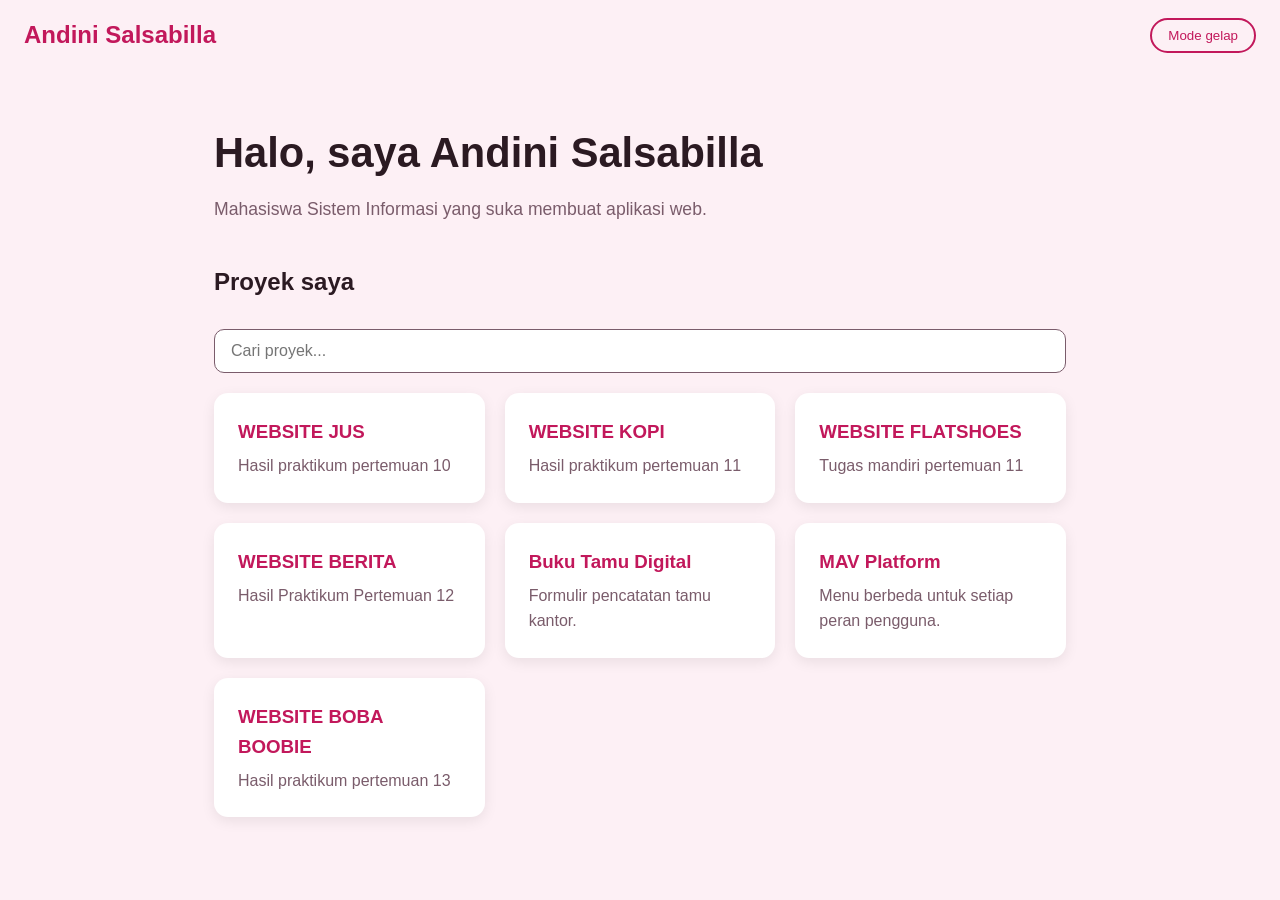
<file: index.html>
<!DOCTYPE html>
<html lang="id">

<head>
    <meta charset="UTF-8">
    <meta name="viewport" content="width=device-width, initial-scale=1">
    <title>Portofolio Andini Salsabilla</title>

    <!--Menghubungkan file CSS-->
    <link rel="stylesheet" href="style.css">
</head>

<body>

    <!--=====Bagian atas =====-->
    <header class="header">
        <h2 class="logo">Andini Salsabilla</h2>
        <button id="tombol-tema">Mode gelap</button>
    </header>

    <main class="isi">

        <!-- ===== Perkenalan ===== -->
        <section class="perkenalan">
            <h1>Halo, saya Andini Salsabilla</h1>
            <p>Mahasiswa Sistem Informasi yang suka membuat aplikasi web.</p>
        </section>

        <!-- ===== Daftar proyek ===== -->
        <h2>Proyek saya</h2>

        <!-- Kotak pencarian (dipakai oleh script.js) -->
        <input type="text" id="cari" placeholder="Cari proyek...">

        <section class="daftar-proyek">

            <a class="kartu" href="Praktikum-10/index.html">
                <h3>WEBSITE JUS</h3>
                <p>Hasil praktikum pertemuan 10</p>
            </a>

            <a class="kartu" href="Praktikum-11/index.html">
                <h3>WEBSITE KOPI</h3>
                <p>Hasil praktikum pertemuan 11</p>
            </a>

            <a class="kartu" href="Praktikum-11_Tugas/index.html">
                <h3>WEBSITE FLATSHOES</h3>
                <p>Tugas mandiri pertemuan 11</p>
            </a>

            <a class="kartu" href="Praktikum-12/portal_berita.html">
                <h3>WEBSITE BERITA</h3>
                <p>Hasil Praktikum Pertemuan 12</p>
            </a>

            <a class="kartu" href="buku-tamu-digital/index.html">
                <h3>Buku Tamu Digital</h3>
                <p>Formulir pencatatan tamu kantor.</p>
            </a>
            <a class="kartu" href="mav-platform/index.html">
                <h3>MAV Platform</h3>
                <p>Menu berbeda untuk setiap peran pengguna.</p>
            </a>

             <a class="kartu" href="Praktikum-13/index.html">
                <h3>WEBSITE BOBA BOOBIE</h3>
                <p>Hasil praktikum pertemuan 13</p>
            </a>
        </section>

        <p id="pesan-kosong" class="pesan-kosong">Proyek tidak ditemukan.</p>
    </main>

    <script src="script.js"></script>
</body>

</html>
</file>
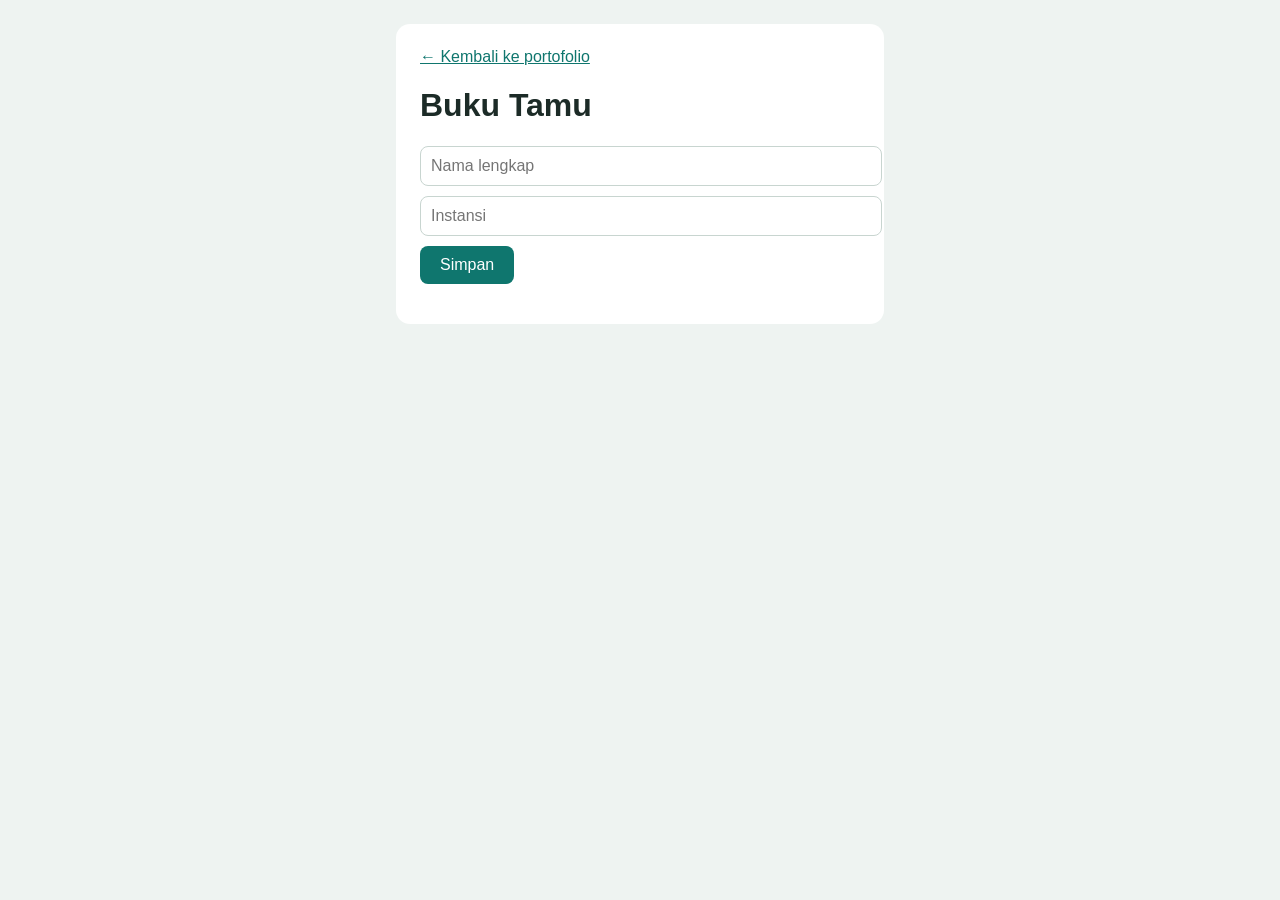
<file: buku-tamu-digital/index.html>
<!DOCTYPE html> 
<html lang="id"> 
<head> 
  <meta charset="UTF-8"> 
  <meta name="viewport" content="width=device-width, initial-scale=1"> 
  <title>Buku Tamu Digital</title> 
  <link rel="stylesheet" href="style.css"> 
</head> 
<body> 
  <div class="kotak"> 
 
    <!-- ../ artinya "naik satu folder", lalu buka index.html utama --> 
    <a href="../index.html">&larr; Kembali ke portofolio</a> 
 
    <h1>Buku Tamu</h1> 
    <input id="nama" placeholder="Nama lengkap"> 
    <input id="instansi" placeholder="Instansi"> 
    <button id="simpan">Simpan</button> 
 
    <ul id="daftar"></ul> 
  </div> 
  <script src="script.js"></script> 
</body> 
</html>
</file>
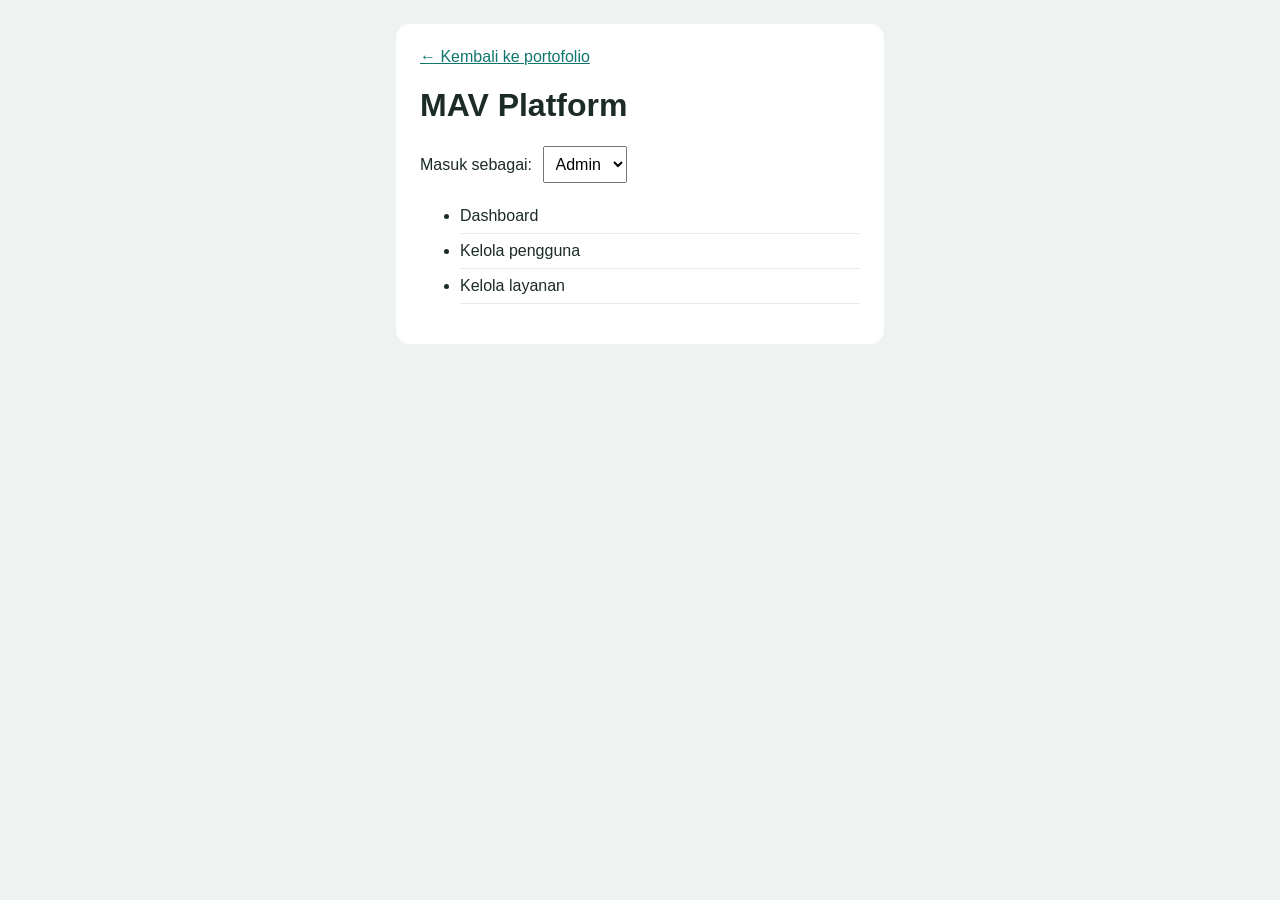
<file: mav-platform/index.html>
<html lang="id"> 
<head> 
  <meta charset="UTF-8"> 
  <meta name="viewport" content="width=device-width, initial-scale=1"> 
  <title>MAV Platform</title> 
  <link rel="stylesheet" href="style.css"> 
</head> 
<body> 
  <div class="kotak"> 
    <a href="../index.html">&larr; Kembali ke portofolio</a> 
 
    <h1>MAV Platform</h1> 
    <label>Masuk sebagai: 
      <select id="peran"> 
        <option value="admin">Admin</option> 
        <option value="staf">Staf</option> 
        <option value="tamu">Tamu</option> 
      </select> 
    </label> 
 
    <ul id="menu"></ul> 
  </div> 
  <script src="script.js"></script> 
</body> 
</html>
</file>
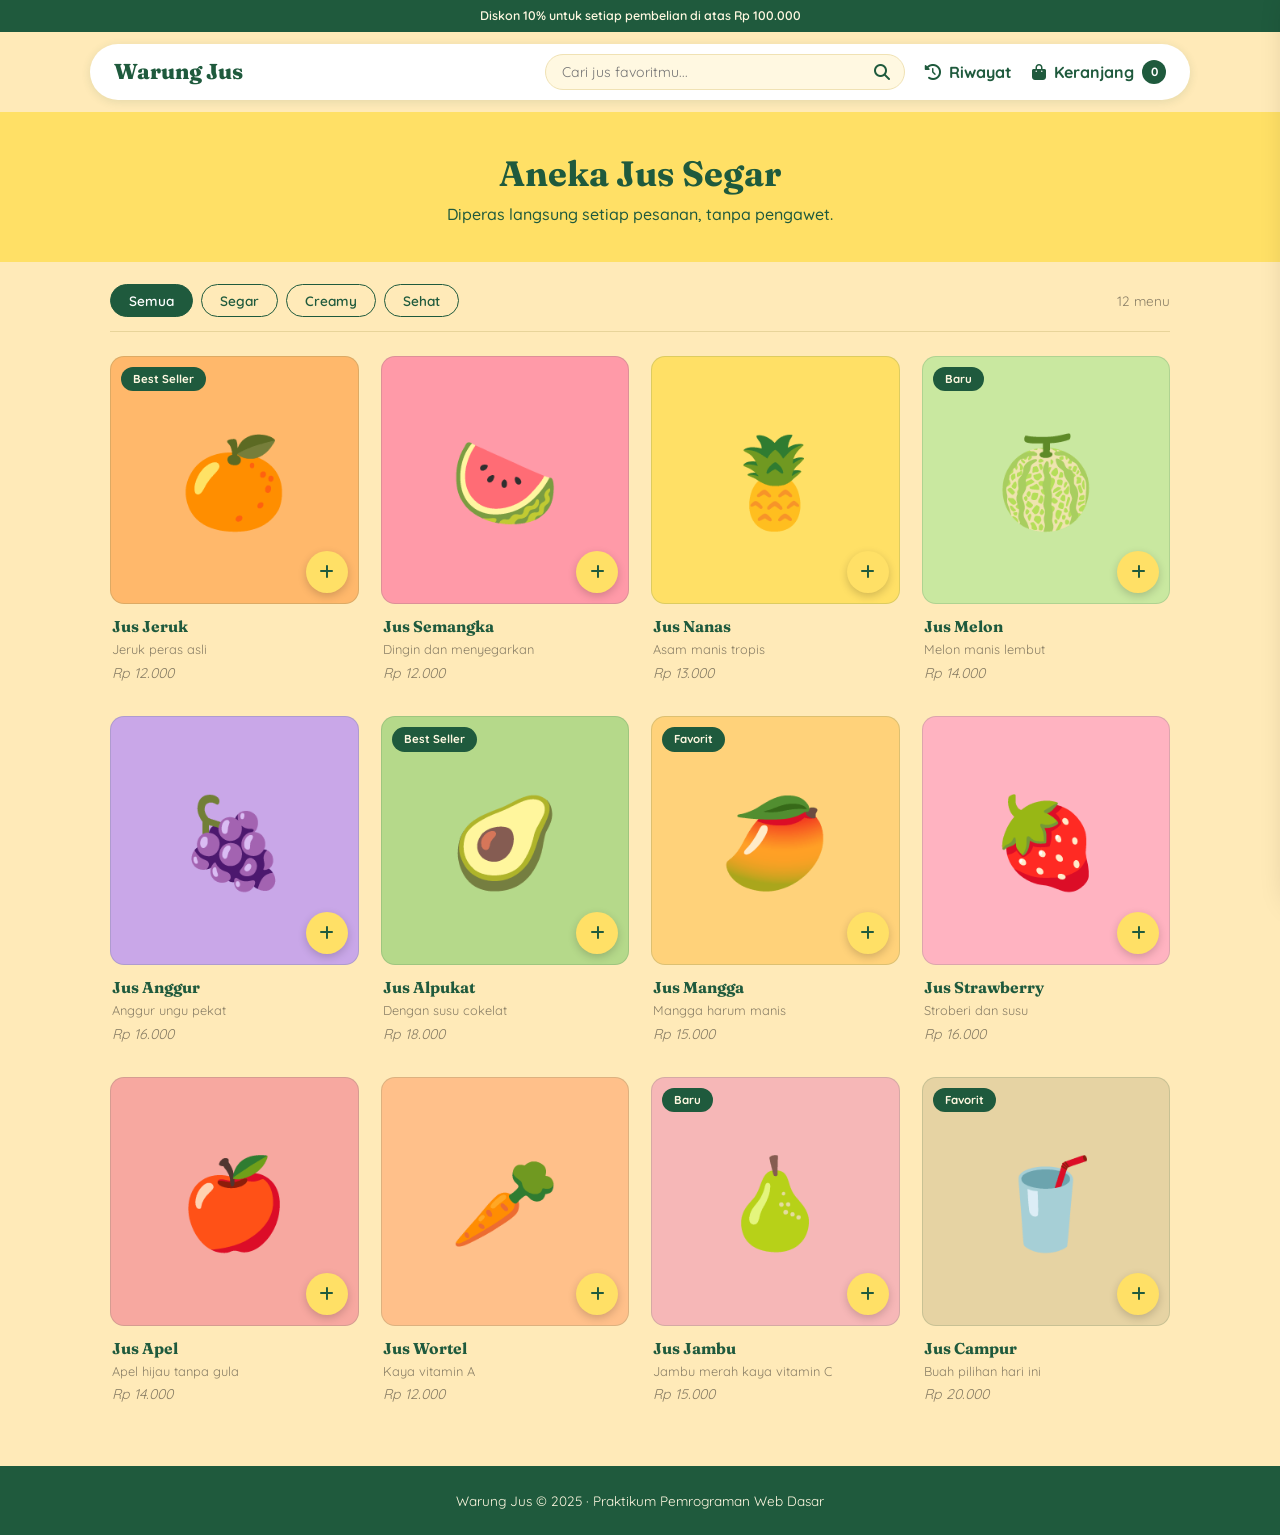
<file: Praktikum-10/index.html>
<!DOCTYPE html>
<html lang="id">
<head>
<meta charset="UTF-8">
<meta name="viewport" content="width=device-width, initial-scale=1.0">
<title>Warung Jus - Aneka Jus Segar</title>
<script src="https://code.jquery.com/jquery-3.7.1.min.js" integrity="sha256-/JqT3SQfawRcv/BIHPThkBvs0OEvtFFmqPF/lYI/Cxo=" crossorigin="anonymous"></script>
<link rel="stylesheet" href="https://cdnjs.cloudflare.com/ajax/libs/font-awesome/6.4.0/css/all.min.css">
<link href="https://fonts.googleapis.com/css2?family=Fraunces:wght@600;700;800&family=Quicksand:wght@400;500;600;700&display=swap" rel="stylesheet">
<style>
*{margin:0;padding:0;box-sizing:border-box}
:root{
 --cream:#ffeab8; --cream-soft:#fff8e1; --yellow:#ffe066; --yellow-dark:#f5cf3f;
 --green:#1f5a3d; --ink:#2b2b2b; --muted:#8a7f66; --red:#c0392b;
 --serif:'Fraunces',Georgia,serif; --sans:'Quicksand',sans-serif;
}
body{font-family:var(--sans);background:var(--cream);color:var(--ink);line-height:1.6}
button,input,textarea{font-family:inherit}
.container{max-width:1100px;margin:0 auto;padding:0 20px}

.ticker{background:var(--green);color:var(--cream-soft);text-align:center;font-size:.78rem;padding:6px 10px;font-weight:600}
.navbar{position:sticky;top:0;z-index:50;padding:12px 20px;background:var(--cream)}
.nav-pill{max-width:1100px;margin:0 auto;background:#fff;border-radius:50px;padding:10px 24px;display:flex;align-items:center;gap:20px;box-shadow:0 2px 10px rgba(31,90,61,.12)}
.logo{font-family:var(--serif);font-weight:800;font-size:1.35rem;color:var(--green);white-space:nowrap}
.search-box{flex:1;position:relative;max-width:360px;margin-left:auto}
.search-box input{width:100%;border:1.5px solid #f0e2b4;border-radius:50px;padding:8px 38px 8px 16px;outline:none;font-size:.88rem;background:var(--cream-soft)}
.search-box input:focus{border-color:var(--green)}
.search-box i{position:absolute;right:15px;top:50%;transform:translateY(-50%);color:var(--green)}
.cart-btn{display:flex;align-items:center;gap:8px;cursor:pointer;color:var(--green);font-weight:700;border:none;background:none;font-size:1rem}
.cart-badge{background:var(--green);color:#fff;min-width:24px;height:24px;border-radius:50%;display:flex;align-items:center;justify-content:center;font-size:.75rem;transition:.2s}

.banner{background:var(--yellow);text-align:center;padding:34px 20px}
.banner h1{font-family:var(--serif);color:var(--green);font-size:2.2rem;font-weight:700}
.banner p{color:var(--green);font-weight:500}

.toolbar{display:flex;justify-content:space-between;align-items:center;flex-wrap:wrap;gap:12px;padding:22px 0 14px;border-bottom:1px solid #e8d49a;margin-bottom:24px}
.filter-btns{display:flex;gap:8px;flex-wrap:wrap}
.filter-btn{padding:7px 18px;border:1.5px solid var(--green);background:transparent;color:var(--green);border-radius:50px;font-weight:600;font-size:.85rem;cursor:pointer;transition:.2s}
.filter-btn.active,.filter-btn:hover{background:var(--green);color:#fff}
.count{font-size:.85rem;color:var(--muted)}

.produk-grid{display:grid;grid-template-columns:repeat(auto-fill,minmax(210px,1fr));gap:22px;padding-bottom:50px}
.produk-img{aspect-ratio:1;border-radius:14px;display:flex;align-items:center;justify-content:center;font-size:5.5rem;border:1px solid rgba(31,90,61,.15);position:relative;overflow:hidden}
.produk-badge{position:absolute;top:10px;left:10px;background:var(--green);color:var(--cream-soft);font-size:.72rem;font-weight:700;padding:3px 12px;border-radius:50px}
.btn-add-cart{position:absolute;right:10px;bottom:10px;width:42px;height:42px;border-radius:50%;border:none;background:var(--yellow);color:var(--green);font-size:1rem;cursor:pointer;box-shadow:0 3px 8px rgba(0,0,0,.18);transition:.2s}
.btn-add-cart:hover{background:var(--yellow-dark);transform:scale(1.1)}
.produk-info{padding:10px 2px}
.produk-info h3{font-family:var(--serif);color:var(--green);font-size:.98rem;font-weight:700}
.produk-info .desc{font-size:.8rem;color:var(--muted)}
.produk-price{font-style:italic;color:var(--muted);font-size:.88rem;margin-top:2px}

.overlay{position:fixed;inset:0;background:rgba(43,43,43,.45);z-index:98;display:none}
.cart-sidebar{position:fixed;top:0;right:-440px;width:420px;max-width:100%;height:100%;background:var(--cream-soft);z-index:99;display:flex;flex-direction:column;transition:right .35s ease;box-shadow:-8px 0 30px rgba(0,0,0,.2)}
.cart-sidebar.open{right:0}
.cart-header{display:flex;align-items:center;gap:10px;padding:22px 24px 12px}
.cart-header h3{font-family:var(--serif);color:var(--green);font-size:1.3rem}
.cart-count{background:var(--green);color:#fff;width:24px;height:24px;border-radius:50%;font-size:.75rem;display:flex;align-items:center;justify-content:center;font-weight:700}
.cart-close{margin-left:auto;width:38px;height:38px;border-radius:50%;border:none;background:var(--green);color:#fff;cursor:pointer;font-size:1rem}
.promo{margin:6px 24px 10px;background:var(--yellow);color:var(--green);text-align:center;font-weight:600;font-size:.85rem;padding:10px;border-radius:8px}
.cart-items{flex:1;overflow-y:auto;padding:6px 24px}
.cart-empty{text-align:center;padding:50px 10px;color:var(--muted)}
.cart-empty i{font-size:3rem;display:block;margin-bottom:10px;color:#e8d49a}
.cart-item{display:flex;gap:14px;padding:14px 0;align-items:flex-start}
.cart-item-icon{width:68px;height:68px;border-radius:10px;font-size:2.2rem;display:flex;align-items:center;justify-content:center;flex-shrink:0;border:1px solid rgba(31,90,61,.15)}
.cart-item-info{flex:1}
.cart-item-info h5{font-family:var(--serif);color:var(--green);font-size:.95rem}
.cart-item-info .unit{font-size:.85rem;color:var(--muted)}
.qty-control{display:inline-flex;align-items:center;gap:14px;border:1.5px solid var(--green);border-radius:50px;padding:3px 12px;margin-top:8px}
.qty-btn{border:none;background:none;color:var(--green);font-size:1.1rem;cursor:pointer;font-weight:700}
.qty-value{font-weight:700;min-width:14px;text-align:center}
.item-right{text-align:right;display:flex;flex-direction:column;align-items:flex-end;gap:26px}
.item-right .sub{font-family:var(--serif);font-style:italic;color:var(--muted);font-size:.9rem}
.cart-item-remove{border:none;background:none;color:var(--muted);font-size:.8rem;cursor:pointer;text-decoration:underline}
.cart-footer{padding:16px 24px 22px;border-top:1px solid #e8d49a}
.cart-total{display:flex;justify-content:space-between;align-items:center;margin-bottom:6px;color:var(--muted)}
#cartTotal{font-family:var(--serif);font-size:1.2rem;font-weight:700;color:var(--green);text-align:right}
#cartTotal s{display:block;font-size:.85rem;font-weight:500;color:var(--muted)}
.btn-checkout{width:100%;margin-top:8px;padding:14px;border:none;border-radius:50px;background:var(--yellow);color:var(--green);font-weight:700;font-size:1rem;cursor:pointer;transition:.2s}
.btn-checkout:hover{background:var(--yellow-dark)}
.btn-continue{display:block;margin:14px 0 0 auto;border:none;background:none;color:var(--green);font-weight:700;cursor:pointer;font-size:.95rem}

.modal{position:fixed;inset:0;background:rgba(43,43,43,.55);z-index:200;display:none;align-items:center;justify-content:center;padding:16px}
.modal.show{display:flex}
.modal-box{background:var(--cream-soft);border-radius:16px;width:100%;max-width:440px;padding:26px;max-height:92vh;overflow-y:auto}
.modal-box h3{font-family:var(--serif);color:var(--green);font-size:1.4rem;margin-bottom:4px}
.modal-box .ringkas{font-size:.88rem;color:var(--muted);margin-bottom:16px}
.field{margin-bottom:14px}
.field label{display:block;font-weight:700;font-size:.85rem;color:var(--green);margin-bottom:4px}
.field input,.field textarea{width:100%;padding:10px 14px;border:1.5px solid #e8d49a;border-radius:10px;background:#fff;outline:none;font-size:.92rem}
.field input:focus,.field textarea:focus{border-color:var(--green)}
.field.error input,.field.error textarea{border-color:var(--red)}
.err-msg{display:none;color:var(--red);font-size:.78rem;margin-top:3px}
.field.error .err-msg{display:block}
.modal-actions{display:flex;gap:10px;margin-top:6px}
.btn-batal{flex:1;padding:12px;border-radius:50px;border:1.5px solid var(--green);background:transparent;color:var(--green);font-weight:700;cursor:pointer}
.btn-kirim{flex:2;padding:12px;border-radius:50px;border:none;background:var(--yellow);color:var(--green);font-weight:700;cursor:pointer}
.btn-kirim:hover{background:var(--yellow-dark)}

#riwayatList{max-height:50vh;overflow-y:auto;margin-bottom:14px}
.riwayat-item{display:flex;justify-content:space-between;align-items:flex-start;gap:12px;padding:12px 0;border-bottom:1px dashed #e8d49a}
.riwayat-item .nama{font-family:var(--serif);color:var(--green);font-weight:700;font-size:.95rem}
.riwayat-item .tgl{font-size:.8rem;color:var(--muted)}
.riwayat-item .items{font-size:.82rem;color:var(--ink);margin-top:2px}
.riwayat-item .total{font-family:var(--serif);font-weight:700;color:var(--green);white-space:nowrap}

.toast{position:fixed;bottom:28px;left:50%;transform:translate(-50%,100px);background:var(--green);color:var(--cream-soft);padding:12px 24px;border-radius:50px;font-weight:600;font-size:.9rem;opacity:0;transition:.35s;z-index:300;pointer-events:none;max-width:92vw;text-align:center}
.toast.show{transform:translate(-50%,0);opacity:1}
.footer{background:var(--green);color:var(--cream-soft);text-align:center;padding:24px 20px;font-size:.85rem}

@media(max-width:600px){
 .nav-pill{padding:8px 14px;gap:10px}.logo{font-size:1.05rem}
 .banner h1{font-size:1.5rem}
 .produk-grid{grid-template-columns:repeat(2,1fr);gap:14px}
 .produk-img{font-size:3.6rem}
 .cart-text{display:none}
}
</style>
</head>
<body>
<div class="ticker">Diskon 10% untuk setiap pembelian di atas Rp 100.000</div>

<nav class="navbar">
 <div class="nav-pill">
  <div class="logo">Warung Jus</div>
  <div class="search-box">
   <input type="text" id="searchProduk" placeholder="Cari jus favoritmu...">
   <i class="fas fa-search"></i>
  </div>
  <button class="cart-btn" id="riwayatBtn"><i class="fas fa-clock-rotate-left"></i><span class="cart-text">Riwayat</span></button>
  <button class="cart-btn" id="cartBtn"><i class="fas fa-shopping-bag"></i><span class="cart-text">Keranjang</span><span class="cart-badge" id="cartBadge">0</span></button>
 </div>
</nav>

<header class="banner">
 <h1>Aneka Jus Segar</h1>
 <p>Diperas langsung setiap pesanan, tanpa pengawet.</p>
</header>

<main class="container">
 <div class="toolbar">
  <div class="filter-btns">
   <button class="filter-btn active" data-cat="all">Semua</button>
   <button class="filter-btn" data-cat="segar">Segar</button>
   <button class="filter-btn" data-cat="creamy">Creamy</button>
   <button class="filter-btn" data-cat="sehat">Sehat</button>
  </div>
  <span class="count" id="countInfo"></span>
 </div>
 <div class="produk-grid" id="produkGrid"></div>
</main>

<div class="overlay" id="cartOverlay"></div>
<aside class="cart-sidebar" id="cartSidebar">
 <div class="cart-header">
  <h3>Keranjang</h3><span class="cart-count" id="cartCount">0</span>
  <button class="cart-close" id="cartClose"><i class="fas fa-times"></i></button>
 </div>
 <div class="promo">Diskon 10% jika belanja di atas Rp 100.000</div>
 <div class="cart-items" id="cartItems"></div>
 <div class="cart-footer">
  <div class="cart-total">
   <span>Total:</span>
   <span id="cartTotal">Rp 0</span>
  </div>
  <button class="btn-checkout" id="btnCheckout">Checkout</button>
  <button class="btn-continue" id="btnContinue">Lanjut belanja <i class="fas fa-arrow-right"></i></button>
 </div>
</aside>

<div class="modal" id="modalForm">
 <div class="modal-box">
  <h3>Data Pembeli</h3>
  <p class="ringkas" id="ringkasPesanan"></p>
  <form id="formPembeli" novalidate>
   <div class="field" id="f-nama">
    <label for="inNama">Nama lengkap</label>
    <input type="text" id="inNama" placeholder="Contoh: Andini Salsabilla">
    <div class="err-msg"></div>
   </div>
   <div class="field" id="f-alamat">
    <label for="inAlamat">Alamat pengiriman</label>
    <textarea id="inAlamat" rows="3" placeholder="Jalan, nomor rumah, kota"></textarea>
    <div class="err-msg"></div>
   </div>
   <div class="field" id="f-hp">
    <label for="inHp">No. HP</label>
    <input type="tel" id="inHp" placeholder="08123456789">
    <div class="err-msg"></div>
   </div>
   <div class="modal-actions">
    <button type="button" class="btn-batal" id="btnBatal">Batal</button>
    <button type="submit" class="btn-kirim">Bayar sekarang</button>
   </div>
  </form>
 </div>
</div>

<div class="modal" id="modalRiwayat">
 <div class="modal-box">
  <h3>Riwayat Pesanan</h3>
  <p class="ringkas" id="ringkasRiwayat"></p>
  <div id="riwayatList"></div>
  <div class="modal-actions">
   <button type="button" class="btn-batal" id="btnHapusRiwayat">Hapus semua</button>
   <button type="button" class="btn-kirim" id="btnTutupRiwayat">Tutup</button>
  </div>
 </div>
</div>

<div class="toast" id="toast"><span id="toastMsg"></span></div>
<footer class="footer">Warung Jus © 2025 · Praktikum Pemrograman Web Dasar</footer>

<script>
$(document).ready(function () {

 const produkData = [
  { id: 1, nama: 'Jus Jeruk', harga: 12000, kategori: 'segar', icon: '🍊', bg: '#ffb86b', desc: 'Jeruk peras asli', badge: 'Best Seller' },
  { id: 2, nama: 'Jus Semangka', harga: 12000, kategori: 'segar', icon: '🍉', bg: '#ff9aa8', desc: 'Dingin dan menyegarkan', badge: '' },
  { id: 3, nama: 'Jus Nanas', harga: 13000, kategori: 'segar', icon: '🍍', bg: '#ffe066', desc: 'Asam manis tropis', badge: '' },
  { id: 4, nama: 'Jus Melon', harga: 14000, kategori: 'segar', icon: '🍈', bg: '#c9e8a0', desc: 'Melon manis lembut', badge: 'Baru' },
  { id: 5, nama: 'Jus Anggur', harga: 16000, kategori: 'segar', icon: '🍇', bg: '#c9a7e8', desc: 'Anggur ungu pekat', badge: '' },
  { id: 6, nama: 'Jus Alpukat', harga: 18000, kategori: 'creamy', icon: '🥑', bg: '#b5d98a', desc: 'Dengan susu cokelat', badge: 'Best Seller' },
  { id: 7, nama: 'Jus Mangga', harga: 15000, kategori: 'creamy', icon: '🥭', bg: '#ffd27a', desc: 'Mangga harum manis', badge: 'Favorit' },
  { id: 8, nama: 'Jus Strawberry', harga: 16000, kategori: 'creamy', icon: '🍓', bg: '#ffb3c1', desc: 'Stroberi dan susu', badge: '' },
  { id: 9, nama: 'Jus Apel', harga: 14000, kategori: 'sehat', icon: '🍎', bg: '#f7a8a0', desc: 'Apel hijau tanpa gula', badge: '' },
  { id: 10, nama: 'Jus Wortel', harga: 12000, kategori: 'sehat', icon: '🥕', bg: '#ffc08a', desc: 'Kaya vitamin A', badge: '' },
  { id: 11, nama: 'Jus Jambu', harga: 15000, kategori: 'sehat', icon: '🍐', bg: '#f6b7b7', desc: 'Jambu merah kaya vitamin C', badge: 'Baru' },
  { id: 12, nama: 'Jus Campur', harga: 20000, kategori: 'sehat', icon: '🥤', bg: '#e6d3a3', desc: 'Buah pilihan hari ini', badge: 'Favorit' }
 ];

 let cart = [];
 let currentFilter = 'all';
 let searchKeyword = '';
 let totalAkhir = 0; // total setelah diskon, diisi oleh updateCartUI()

 function renderProduk() {
  const filtered = produkData.filter(function (p) {
   const matchKategori = currentFilter === 'all' || p.kategori === currentFilter;
   const matchSearch = (p.nama + ' ' + p.desc).toLowerCase().includes(searchKeyword.toLowerCase());
   return matchKategori && matchSearch;
  });

  $('#countInfo').text(filtered.length + ' menu');

  if (filtered.length === 0) {
   $('#produkGrid').html('<p style="grid-column:1/-1;text-align:center;padding:50px;color:#8a7f66">Jus tidak ditemukan. Coba kata kunci lain.</p>');
   return;
  }

  let html = '';
  filtered.forEach(function (p) {
   html += `
    <div class="produk-card">
     <div class="produk-img" style="background:${p.bg}">
      ${p.badge ? `<span class="produk-badge">${p.badge}</span>` : ''}
      ${p.icon}
      <button class="btn-add-cart" data-id="${p.id}" title="Tambah ke keranjang"><i class="fas fa-plus"></i></button>
     </div>
     <div class="produk-info">
      <h3>${p.nama}</h3>
      <p class="desc">${p.desc}</p>
      <p class="produk-price">Rp ${p.harga.toLocaleString('id-ID')}</p>
     </div>
    </div>`;
  });
  $('#produkGrid').html(html);
 }

 $('.filter-btn').click(function () {
  $('.filter-btn').removeClass('active');
  $(this).addClass('active');
  currentFilter = $(this).data('cat');
  renderProduk();
 });

 $('#searchProduk').on('input', function () {
  searchKeyword = $(this).val();
  renderProduk();
 });

 $(document).on('click', '.btn-add-cart', function () {
  const id = $(this).data('id');
  const produk = produkData.find(p => p.id === id);
  if (!produk) return;

  const existing = cart.find(item => item.id === id);
  if (existing) {
   existing.qty += 1;
  } else {
   cart.push({ id: produk.id, nama: produk.nama, harga: produk.harga, icon: produk.icon, bg: produk.bg, qty: 1 });
  }

  updateCartUI();
  showToast(produk.icon + ' ' + produk.nama + ' ditambahkan');

  $('#cartBadge').css('transform', 'scale(1.4)');
  setTimeout(() => $('#cartBadge').css('transform', 'scale(1)'), 200);
 });

 function updateCartUI() {
  const $cartItems = $('#cartItems');
  const totalQty = cart.reduce((sum, item) => sum + item.qty, 0);

  $('#cartBadge, #cartCount').text(totalQty);

  let totalHarga = cart.reduce((sum, item) => sum + (item.harga * item.qty), 0);

  if (totalHarga > 100000) {
   const diskon = totalHarga * 0.1;
   totalHarga -= diskon;

   $('#cartTotal').html(`
    <s>Rp ${(totalHarga + diskon).toLocaleString('id-ID')}</s>
    Rp ${totalHarga.toLocaleString('id-ID')}
   `);
  } else {
   $('#cartTotal').text('Rp ' + totalHarga.toLocaleString('id-ID'));
  }

  totalAkhir = totalHarga;

  if (cart.length === 0) {
   $cartItems.html(`
    <div class="cart-empty">
     <i class="fas fa-shopping-bag"></i>
     <p>Keranjang masih kosong.<br>Pilih jus dulu, yuk.</p>
    </div>`);
   return;
  }

  let html = '';
  cart.forEach(function (item) {
   html += `
    <div class="cart-item">
     <div class="cart-item-icon" style="background:${item.bg}">${item.icon}</div>
     <div class="cart-item-info">
      <h5>${item.nama}</h5>
      <div class="unit">Rp ${item.harga.toLocaleString('id-ID')}</div>
      <div class="qty-control">
       <button class="qty-btn" data-action="minus" data-id="${item.id}">−</button>
       <span class="qty-value">${item.qty}</span>
       <button class="qty-btn" data-action="plus" data-id="${item.id}">+</button>
      </div>
     </div>
     <div class="item-right">
      <span class="sub">Rp ${(item.harga * item.qty).toLocaleString('id-ID')}</span>
      <button class="cart-item-remove" data-id="${item.id}">Hapus</button>
     </div>
    </div>`;
  });
  $cartItems.html(html);
 }

 $(document).on('click', '.qty-btn', function () {
  const action = $(this).data('action');
  const id = $(this).data('id');
  const item = cart.find(i => i.id === id);
  if (!item) return;

  if (action === 'plus') {
   item.qty += 1;
  } else {
   item.qty -= 1;
   if (item.qty <= 0) cart = cart.filter(i => i.id !== id);
  }
  updateCartUI();
 });

 $(document).on('click', '.cart-item-remove', function () {
  const id = $(this).data('id');
  const item = cart.find(i => i.id === id);
  if (item) showToast(item.nama + ' dihapus dari keranjang');
  cart = cart.filter(i => i.id !== id);
  updateCartUI();
 });

 function tutupCart() {
  $('#cartSidebar').removeClass('open');
  $('#cartOverlay').fadeOut(250);
 }
 $('#cartBtn').click(function () {
  $('#cartSidebar').addClass('open');
  $('#cartOverlay').fadeIn(250);
 });
 $('#cartClose, #cartOverlay, #btnContinue').click(tutupCart);

 function simpanRiwayat(total, qty, nama, items) {
  const riwayat = JSON.parse(localStorage.getItem('riwayat')) || [];
  riwayat.push({ tanggal: new Date().toISOString(), total, qty, nama, items });
  localStorage.setItem('riwayat', JSON.stringify(riwayat));
 }

 function escapeHtml(str) {
  return String(str).replace(/[&<>"']/g, function (c) {
   return { '&': '&amp;', '<': '&lt;', '>': '&gt;', '"': '&quot;', "'": '&#39;' }[c];
  });
 }

 function tampilkanRiwayat() {
  const riwayat = JSON.parse(localStorage.getItem('riwayat')) || [];
  const $list = $('#riwayatList');

  if (riwayat.length === 0) {
   $list.html('<div class="cart-empty"><i class="fas fa-receipt"></i><p>Belum ada riwayat pesanan.</p></div>');
   $('#ringkasRiwayat').text('');
   $('#btnHapusRiwayat').hide();
   return;
  }

  $('#btnHapusRiwayat').show();
  const totalSemua = riwayat.reduce((s, r) => s + r.total, 0);
  $('#ringkasRiwayat').text(riwayat.length + ' pesanan · Total belanja Rp ' + totalSemua.toLocaleString('id-ID'));

  let html = '';
  riwayat.slice().reverse().forEach(function (r) { // terbaru di atas
   const tgl = new Date(r.tanggal).toLocaleString('id-ID', { dateStyle: 'medium', timeStyle: 'short' });
   const judul = r.nama ? escapeHtml(r.nama) : r.qty + ' item';
   html += `
    <div class="riwayat-item">
     <div>
      <div class="nama">${judul}</div>
      ${r.items ? `<div class="items">${escapeHtml(r.items)}</div>` : ''}
      <div class="tgl">${tgl} · ${r.qty} item</div>
     </div>
     <div class="total">Rp ${r.total.toLocaleString('id-ID')}</div>
    </div>`;
  });
  $list.html(html);
 }

 $('#riwayatBtn').click(function () {
  tampilkanRiwayat();
  $('#modalRiwayat').addClass('show');
 });

 $('#btnTutupRiwayat').click(function () {
  $('#modalRiwayat').removeClass('show');
 });

 $('#modalRiwayat').click(function (e) { // klik area gelap = tutup
  if (e.target === this) $(this).removeClass('show');
 });

 $('#btnHapusRiwayat').click(function () {
  if (confirm('Hapus semua riwayat pesanan?')) {
   localStorage.removeItem('riwayat');
   tampilkanRiwayat();
   showToast('Riwayat dihapus');
  }
 });

 $('#btnCheckout').click(function () {
  if (cart.length === 0) {
   showToast('Keranjang masih kosong');
   return;
  }
  const totalQty = cart.reduce((sum, item) => sum + item.qty, 0);
  $('#ringkasPesanan').text(totalQty + ' item · Total Rp ' + totalAkhir.toLocaleString('id-ID'));
  $('.field').removeClass('error');
  $('#modalForm').addClass('show');
  $('#inNama').focus();
 });

 $('#btnBatal').click(function () {
  $('#modalForm').removeClass('show');
 });

 function setError(selector, pesan) {
  $(selector).addClass('error').find('.err-msg').text(pesan);
 }

 function validasiForm() {
  let valid = true;
  $('.field').removeClass('error');

  const nama = $('#inNama').val().trim();
  const alamat = $('#inAlamat').val().trim();
  const hp = $('#inHp').val().trim();

  if (nama.length < 3) {
   setError('#f-nama', 'Nama minimal 3 karakter.');
   valid = false;
  } else if (!/^[A-Za-z\s.'-]+$/.test(nama)) {
   setError('#f-nama', 'Nama hanya boleh berisi huruf.');
   valid = false;
  }

  if (alamat.length < 10) {
   setError('#f-alamat', 'Alamat minimal 10 karakter.');
   valid = false;
  }

  if (!/^(08|\+628|628)\d{8,11}$/.test(hp)) {
   setError('#f-hp', 'Nomor HP tidak valid. Contoh: 08123456789.');
   valid = false;
  }

  return valid;
 }

 $('#inNama, #inAlamat, #inHp').on('input', function () {
  $(this).closest('.field').removeClass('error');
 });

 // Submit form -> validasi -> simpan riwayat -> reset keranjang
 $('#formPembeli').on('submit', function (e) {
  e.preventDefault();
  if (!validasiForm()) return;

  const totalQty = cart.reduce((sum, item) => sum + item.qty, 0);
  const total = totalAkhir;
  const namaPembeli = $('#inNama').val().trim();
  const daftarItem = cart.map(i => i.nama + ' x' + i.qty).join(', ');

  simpanRiwayat(total, totalQty, namaPembeli, daftarItem); // simpan sebelum keranjang dikosongkan

  cart = [];
  updateCartUI();
  this.reset();
  $('#modalForm').removeClass('show');
  tutupCart();
  showToast('Pesanan berhasil! ' + totalQty + ' item · Rp ' + total.toLocaleString('id-ID'));
 });

 let toastTimer;
 function showToast(message) {
  clearTimeout(toastTimer);
  $('#toastMsg').text(message);
  $('#toast').addClass('show');
  toastTimer = setTimeout(() => $('#toast').removeClass('show'), 2500);
 }
 renderProduk();
 updateCartUI();
});
</script>
</body>
</html>

<!-- tes push -->
</file>
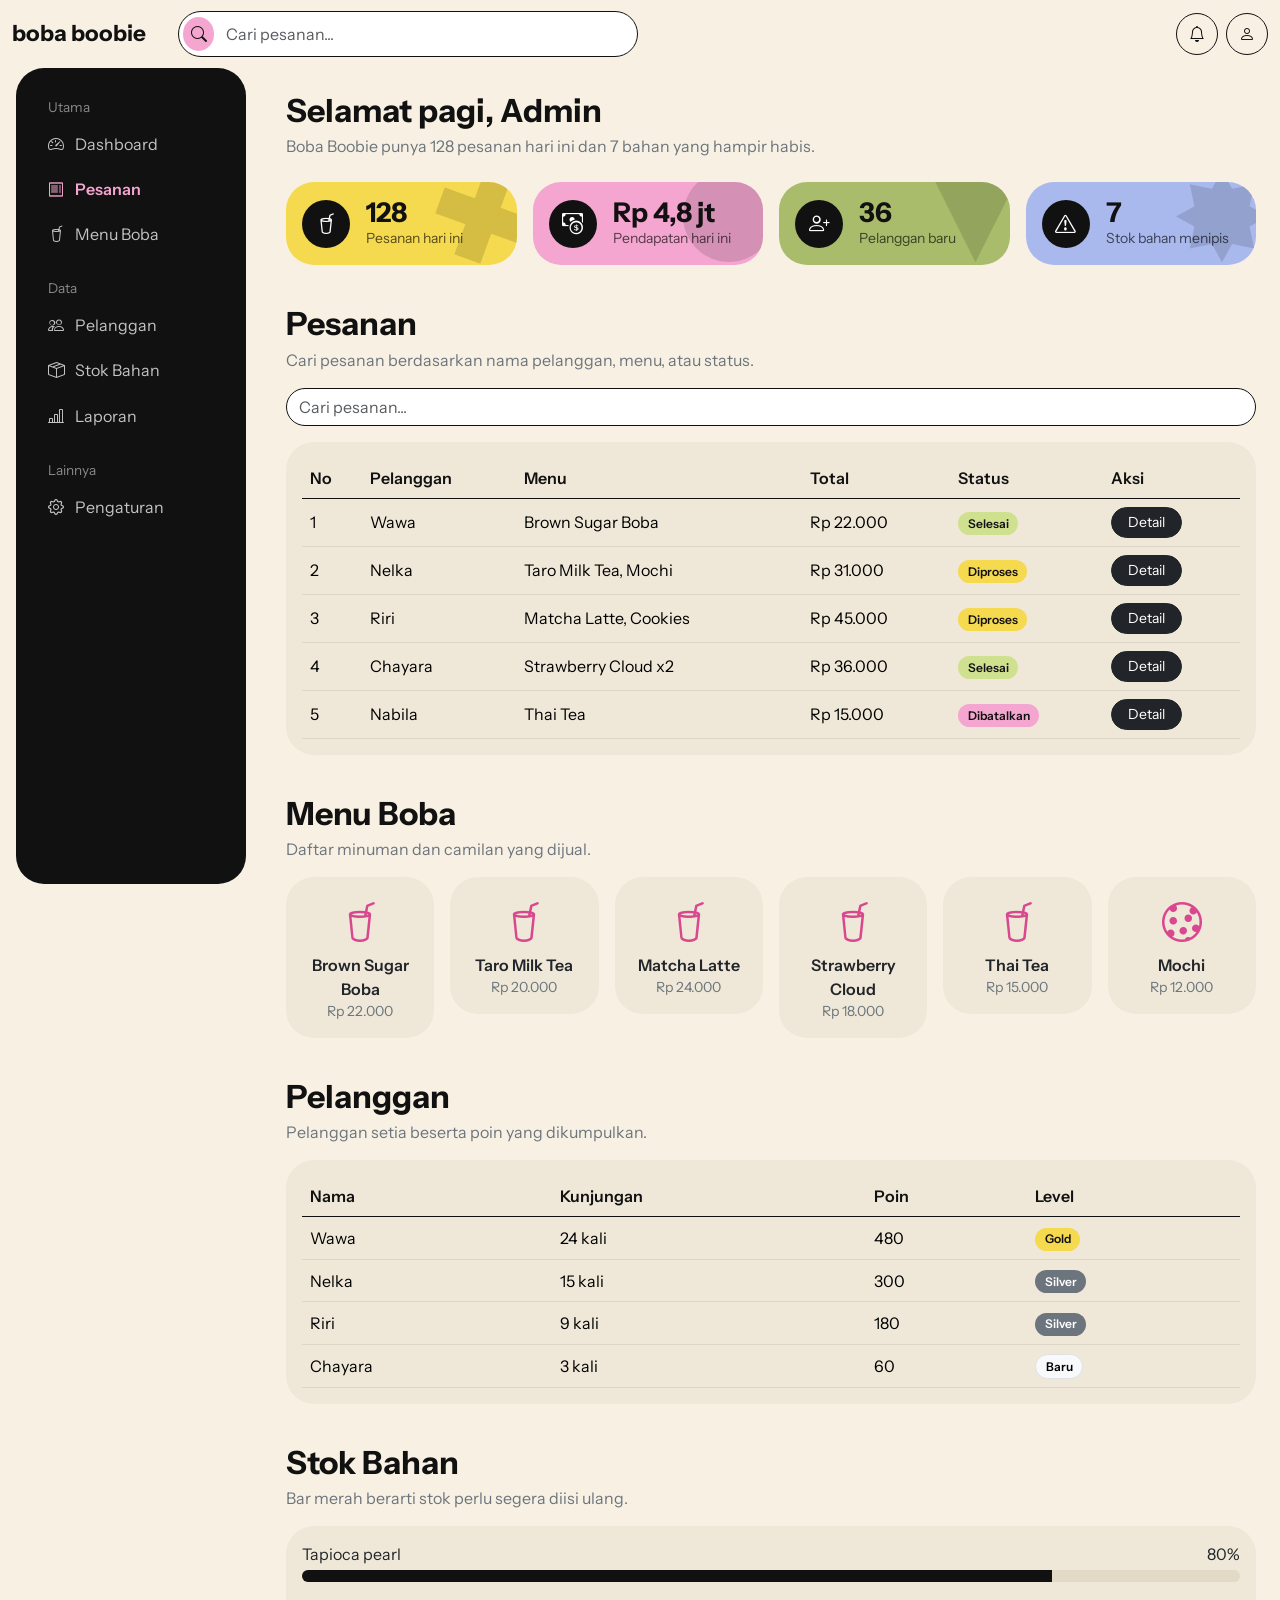
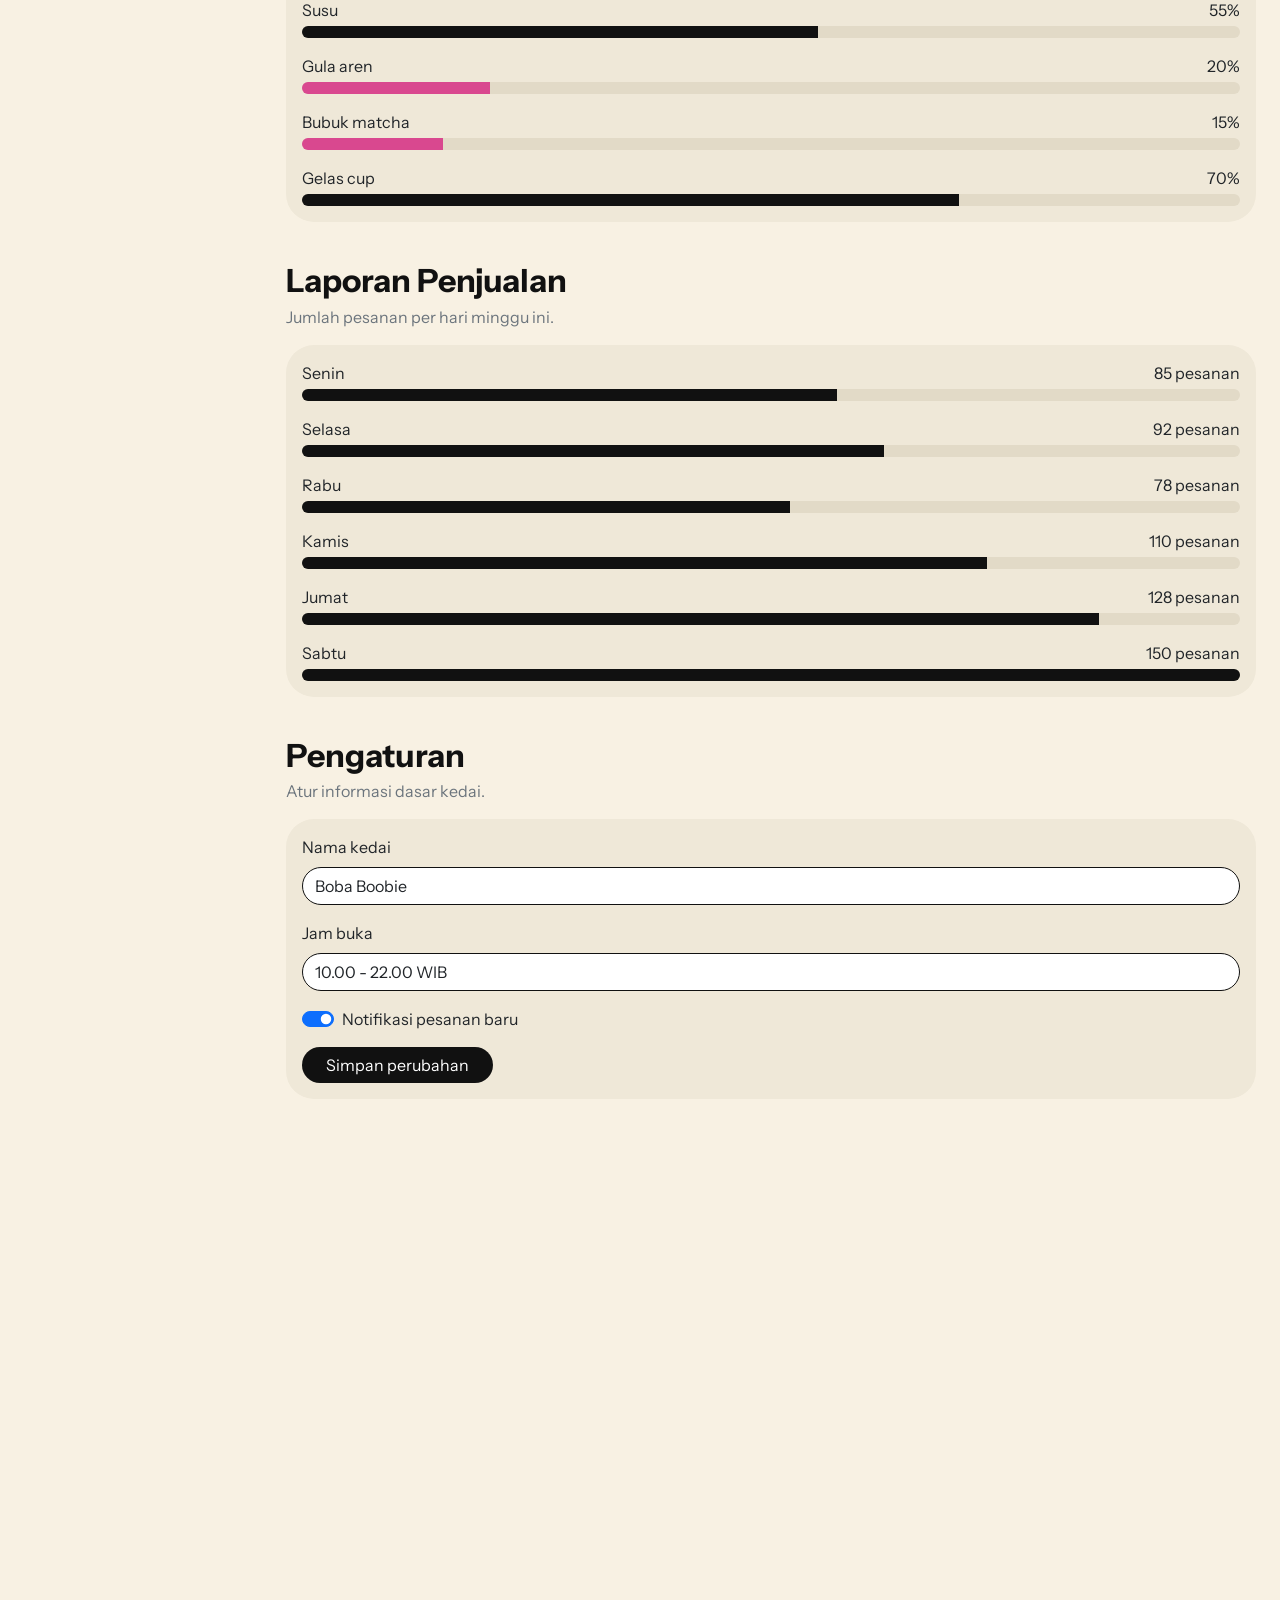
<file: Praktikum-13/index.html>
<!DOCTYPE html>
<html lang="id">
<head>
  <meta charset="UTF-8">
  <meta name="viewport" content="width=device-width, initial-scale=1">
  <title>Dashboard Admin - Boba Boobie</title>

  <link href="https://cdn.jsdelivr.net/npm/bootstrap@5.3.3/dist/css/bootstrap.min.css" rel="stylesheet">
  <link href="https://cdn.jsdelivr.net/npm/bootstrap-icons@1.11.3/font/bootstrap-icons.min.css" rel="stylesheet">
  <link href="https://fonts.googleapis.com/css2?family=Instrument+Sans:wght@400;500;600;700&display=swap" rel="stylesheet">

  <link href="css/style.css" rel="stylesheet">
</head>
<body>

  <!--NAVBAR-->
  <nav class="navbar navbar-boba fixed-top">
    <div class="container-fluid gap-2">
      <button class="btn btn-dark rounded-circle d-lg-none" type="button"
              data-bs-toggle="offcanvas" data-bs-target="#menuSamping"
              aria-controls="menuSamping" aria-label="Buka menu">
        <i class="bi bi-list"></i>
      </button>

      <a class="navbar-brand me-lg-4" href="#">boba boobie</a>

      <div class="cari-pil d-none d-md-flex flex-grow-1">
        <span class="cari-ikon"><i class="bi bi-search"></i></span>
        <input type="search" id="cariNavbar" class="form-control" placeholder="Cari pesanan..." aria-label="Cari pesanan">
      </div>

      <div class="d-flex align-items-center gap-2 ms-auto">
        <button class="btn-bulat" type="button" aria-label="Notifikasi"><i class="bi bi-bell"></i></button>

        <div class="dropdown">
          <button class="btn-bulat" type="button" data-bs-toggle="dropdown" aria-expanded="false" aria-label="Menu profil">
            <i class="bi bi-person"></i>
          </button>
          <ul class="dropdown-menu dropdown-menu-end">
            <li><a class="dropdown-item" href="#" data-halaman="pengaturan"><i class="bi bi-person me-2"></i>Profil Saya</a></li>
            <li><a class="dropdown-item" href="#" data-halaman="pengaturan"><i class="bi bi-gear me-2"></i>Pengaturan Akun</a></li>
            <li><hr class="dropdown-divider"></li>
            <li><a class="dropdown-item text-danger" href="#" id="tombolKeluar"><i class="bi bi-box-arrow-right me-2"></i>Keluar</a></li>
          </ul>
        </div>
      </div>
    </div>
  </nav>

  <!--SIDEBAR-->
  <aside class="sidebar">
    <div class="offcanvas-lg offcanvas-start" tabindex="-1" id="menuSamping">
      <div class="offcanvas-header d-lg-none">
        <h5 class="offcanvas-title">Menu</h5>
        <button type="button" class="btn-close btn-close-white"
                data-bs-dismiss="offcanvas" data-bs-target="#menuSamping"
                aria-label="Tutup"></button>
      </div>

      <div class="offcanvas-body d-block p-3">
        <p class="judul-menu mb-0">Utama</p>
        <ul class="nav flex-column">
          <li class="nav-item"><a class="nav-link active" href="#" data-halaman="dashboard"><i class="bi bi-speedometer2"></i>Dashboard</a></li>
          <li class="nav-item"><a class="nav-link" href="#" data-halaman="pesanan"><i class="bi bi-receipt"></i>Pesanan</a></li>
          <li class="nav-item"><a class="nav-link" href="#" data-halaman="menu"><i class="bi bi-cup-straw"></i>Menu Boba</a></li>
        </ul>

        <p class="judul-menu mb-0 mt-2">Data</p>
        <ul class="nav flex-column">
          <li class="nav-item"><a class="nav-link" href="#" data-halaman="pelanggan"><i class="bi bi-people"></i>Pelanggan</a></li>
          <li class="nav-item"><a class="nav-link" href="#" data-halaman="stok"><i class="bi bi-box-seam"></i>Stok Bahan</a></li>
          <li class="nav-item"><a class="nav-link" href="#" data-halaman="laporan"><i class="bi bi-bar-chart-line"></i>Laporan</a></li>
        </ul>

        <p class="judul-menu mb-0 mt-2">Lainnya</p>
        <ul class="nav flex-column">
          <li class="nav-item"><a class="nav-link" href="#" data-halaman="pengaturan"><i class="bi bi-gear"></i>Pengaturan</a></li>
        </ul>
      </div>
    </div>
  </aside>

  <!--KONTEN UTAMA-->
  <main class="konten p-3 p-md-4">

    <section class="halaman" id="hal-dashboard">

    <h1 class="judul-halaman fw-bold mb-1">Selamat pagi, Admin</h1>
    <p class="text-secondary mb-4">Boba Boobie punya 128 pesanan hari ini dan 7 bahan yang hampir habis.</p>

    <div class="row g-3 mb-4">
      <div class="col-12 col-sm-6 col-xl-3">
        <div class="card kartu-stat kuning h-100">
          <div class="card-body d-flex align-items-center gap-3">
            <div class="ikon"><i class="bi bi-cup-straw"></i></div>
            <div>
              <div class="angka">128</div>
              <div class="text-secondary small">Pesanan hari ini</div>
            </div>
          </div>
        </div>
      </div>

      <div class="col-12 col-sm-6 col-xl-3">
        <div class="card kartu-stat pink h-100">
          <div class="card-body d-flex align-items-center gap-3">
            <div class="ikon"><i class="bi bi-cash-coin"></i></div>
            <div>
              <div class="angka">Rp 4,8 jt</div>
              <div class="text-secondary small">Pendapatan hari ini</div>
            </div>
          </div>
        </div>
      </div>

      <div class="col-12 col-sm-6 col-xl-3">
        <div class="card kartu-stat olive h-100">
          <div class="card-body d-flex align-items-center gap-3">
            <div class="ikon"><i class="bi bi-person-plus"></i></div>
            <div>
              <div class="angka">36</div>
              <div class="text-secondary small">Pelanggan baru</div>
            </div>
          </div>
        </div>
      </div>

      <div class="col-12 col-sm-6 col-xl-3">
        <div class="card kartu-stat biru h-100">
          <div class="card-body d-flex align-items-center gap-3">
            <div class="ikon"><i class="bi bi-exclamation-triangle"></i></div>
            <div>
              <div class="angka">7</div>
              <div class="text-secondary small">Stok bahan menipis</div>
            </div>
          </div>
        </div>
      </div>
    </div>
    </section>

    <section class="halaman" id="hal-pesanan">
      <h1 class="judul-halaman h3 fw-bold mb-1">Pesanan</h1>
      <p class="text-secondary mb-3">Cari pesanan berdasarkan nama pelanggan, menu, atau status.</p>
      <input type="search" id="cariPesanan" class="form-control rounded-pill mb-3" placeholder="Cari pesanan...">
    <!-- Tabel pesanan -->
    <div class="card kartu-tabel">
      <div class="card-body">

        <div class="table-responsive">
          <table class="table table-hover align-middle mb-0" id="tabelPesanan">
            <thead>
              <tr>
                <th>No</th>
                <th>Pelanggan</th>
                <th>Menu</th>
                <th>Total</th>
                <th>Status</th>
                <th>Aksi</th>
              </tr>
            </thead>
            <tbody>

              <tr>
                <td>1</td><td>Wawa</td><td>Brown Sugar Boba</td><td>Rp 22.000</td>
                <td><span class="badge text-bg-success">Selesai</span></td>
                <td><button class="btn btn-sm btn-dark rounded-pill px-3" data-bs-toggle="modal" data-bs-target="#modalDetail"
                    data-kode="#KK-1041" data-nama="Wawa" data-menu="Brown Sugar Boba x1"
                    data-total="Rp 22.000" data-status="Selesai" data-meja="Meja 4" data-waktu="09.15 WIB"
                    data-catatan="Es sedikit.">Detail</button></td>
              </tr>
              <tr>
                <td>2</td><td>Nelka</td><td>Taro Milk Tea, Mochi</td><td>Rp 31.000</td>
                <td><span class="badge text-bg-warning">Diproses</span></td>
                <td><button class="btn btn-sm btn-dark rounded-pill px-3" data-bs-toggle="modal" data-bs-target="#modalDetail"
                    data-kode="#KK-1042" data-nama="Nelka" data-menu="Taro Milk Tea x1, Mochi x1"
                    data-total="Rp 31.000" data-status="Diproses" data-meja="Meja 2" data-waktu="09.32 WIB"
                    data-catatan="Tanpa gula.">Detail</button></td>
              </tr>
              <tr>
                <td>3</td><td>Riri</td><td>Matcha Latte, Cookies</td><td>Rp 45.000</td>
                <td><span class="badge text-bg-warning">Diproses</span></td>
                <td><button class="btn btn-sm btn-dark rounded-pill px-3" data-bs-toggle="modal" data-bs-target="#modalDetail"
                    data-kode="#KK-1043" data-nama="Riri" data-menu="Matcha Latte x1, Cookies x1"
                    data-total="Rp 45.000" data-status="Diproses" data-meja="Meja 7" data-waktu="09.40 WIB"
                    data-catatan="-">Detail</button></td>
              </tr>
              <tr>
                <td>4</td><td>Chayara</td><td>Strawberry Cloud x2</td><td>Rp 36.000</td>
                <td><span class="badge text-bg-success">Selesai</span></td>
                <td><button class="btn btn-sm btn-dark rounded-pill px-3" data-bs-toggle="modal" data-bs-target="#modalDetail"
                    data-kode="#KK-1044" data-nama="Chayara" data-menu="Strawberry Cloud x2"
                    data-total="Rp 36.000" data-status="Selesai" data-meja="Bawa pulang" data-waktu="09.55 WIB"
                    data-catatan="Dibungkus terpisah.">Detail</button></td>
              </tr>
              <tr>
                <td>5</td><td>Nabila</td><td>Thai Tea</td><td>Rp 15.000</td>
                <td><span class="badge text-bg-danger">Dibatalkan</span></td>
                <td><button class="btn btn-sm btn-dark rounded-pill px-3" data-bs-toggle="modal" data-bs-target="#modalDetail"
                    data-kode="#KK-1045" data-nama="Nabila" data-menu="Thai Tea x1"
                    data-total="Rp 15.000" data-status="Dibatalkan" data-meja="Meja 1" data-waktu="10.05 WIB"
                    data-catatan="Dibatalkan pelanggan.">Detail</button></td>
              </tr>
            </tbody>
          </table>
        </div>
      </div>
    </div>
    </section>

    <section class="halaman" id="hal-menu">
      <h1 class="judul-halaman h3 fw-bold mb-1">Menu Boba</h1>
      <p class="text-secondary mb-3">Daftar minuman dan camilan yang dijual.</p>
      <div class="row g-3">
        <div class="col-6 col-md-4 col-xl-2"><div class="card kartu-tabel text-center p-3"><i class="bi bi-cup-straw fs-1 icon-brand"></i><div class="fw-semibold">Brown Sugar Boba</div><div class="text-secondary small">Rp 22.000</div></div></div>
        <div class="col-6 col-md-4 col-xl-2"><div class="card kartu-tabel text-center p-3"><i class="bi bi-cup-straw fs-1 icon-brand"></i><div class="fw-semibold">Taro Milk Tea</div><div class="text-secondary small">Rp 20.000</div></div></div>
        <div class="col-6 col-md-4 col-xl-2"><div class="card kartu-tabel text-center p-3"><i class="bi bi-cup-straw fs-1 icon-brand"></i><div class="fw-semibold">Matcha Latte</div><div class="text-secondary small">Rp 24.000</div></div></div>
        <div class="col-6 col-md-4 col-xl-2"><div class="card kartu-tabel text-center p-3"><i class="bi bi-cup-straw fs-1 icon-brand"></i><div class="fw-semibold">Strawberry Cloud</div><div class="text-secondary small">Rp 18.000</div></div></div>
        <div class="col-6 col-md-4 col-xl-2"><div class="card kartu-tabel text-center p-3"><i class="bi bi-cup-straw fs-1 icon-brand"></i><div class="fw-semibold">Thai Tea</div><div class="text-secondary small">Rp 15.000</div></div></div>
        <div class="col-6 col-md-4 col-xl-2"><div class="card kartu-tabel text-center p-3"><i class="bi bi-cookie fs-1 icon-brand"></i><div class="fw-semibold">Mochi</div><div class="text-secondary small">Rp 12.000</div></div></div>
      </div>
    </section>

    <section class="halaman" id="hal-pelanggan">
      <h1 class="judul-halaman h3 fw-bold mb-1">Pelanggan</h1>
      <p class="text-secondary mb-3">Pelanggan setia beserta poin yang dikumpulkan.</p>
      <div class="card kartu-tabel"><div class="card-body"><div class="table-responsive">
        <table class="table table-hover align-middle mb-0">
          <thead><tr><th>Nama</th><th>Kunjungan</th><th>Poin</th><th>Level</th></tr></thead>
          <tbody>
            <tr><td>Wawa</td><td>24 kali</td><td>480</td><td><span class="badge rounded-pill text-bg-warning">Gold</span></td></tr>
            <tr><td>Nelka</td><td>15 kali</td><td>300</td><td><span class="badge rounded-pill text-bg-secondary">Silver</span></td></tr>
            <tr><td>Riri</td><td>9 kali</td><td>180</td><td><span class="badge rounded-pill text-bg-secondary">Silver</span></td></tr>
            <tr><td>Chayara</td><td>3 kali</td><td>60</td><td><span class="badge rounded-pill text-bg-light border">Baru</span></td></tr>
          </tbody>
        </table>
      </div></div></div>
    </section>

    <section class="halaman" id="hal-stok">
      <h1 class="judul-halaman h3 fw-bold mb-1">Stok Bahan</h1>
      <p class="text-secondary mb-3">Bar merah berarti stok perlu segera diisi ulang.</p>
      <div class="card kartu-tabel"><div class="card-body">
        <p class="mb-1">Tapioca pearl <span class="float-end">80%</span></p>
        <div class="progress mb-3"><div class="progress-bar" style="width: 80%"></div></div>
        <p class="mb-1">Susu <span class="float-end">55%</span></p>
        <div class="progress mb-3"><div class="progress-bar" style="width: 55%"></div></div>
        <p class="mb-1">Gula aren <span class="float-end">20%</span></p>
        <div class="progress mb-3"><div class="progress-bar bg-danger" style="width: 20%"></div></div>
        <p class="mb-1">Bubuk matcha <span class="float-end">15%</span></p>
        <div class="progress mb-3"><div class="progress-bar bg-danger" style="width: 15%"></div></div>
        <p class="mb-1">Gelas cup <span class="float-end">70%</span></p>
        <div class="progress"><div class="progress-bar" style="width: 70%"></div></div>
      </div></div>
    </section>

    <section class="halaman" id="hal-laporan">
      <h1 class="judul-halaman h3 fw-bold mb-1">Laporan Penjualan</h1>
      <p class="text-secondary mb-3">Jumlah pesanan per hari minggu ini.</p>
      <div class="card kartu-tabel"><div class="card-body">
        <p class="mb-1">Senin <span class="float-end">85 pesanan</span></p>
        <div class="progress mb-3"><div class="progress-bar" style="width: 57%"></div></div>
        <p class="mb-1">Selasa <span class="float-end">92 pesanan</span></p>
        <div class="progress mb-3"><div class="progress-bar" style="width: 62%"></div></div>
        <p class="mb-1">Rabu <span class="float-end">78 pesanan</span></p>
        <div class="progress mb-3"><div class="progress-bar" style="width: 52%"></div></div>
        <p class="mb-1">Kamis <span class="float-end">110 pesanan</span></p>
        <div class="progress mb-3"><div class="progress-bar" style="width: 73%"></div></div>
        <p class="mb-1">Jumat <span class="float-end">128 pesanan</span></p>
        <div class="progress mb-3"><div class="progress-bar" style="width: 85%"></div></div>
        <p class="mb-1">Sabtu <span class="float-end">150 pesanan</span></p>
        <div class="progress"><div class="progress-bar" style="width: 100%"></div></div>
      </div></div>
    </section>

    <section class="halaman" id="hal-pengaturan">
      <h1 class="judul-halaman h3 fw-bold mb-1">Pengaturan</h1>
      <p class="text-secondary mb-3">Atur informasi dasar kedai.</p>
      <div class="card kartu-tabel"><div class="card-body">
        <form id="formPengaturan">
          <div class="mb-3"><label class="form-label" for="namaKedai">Nama kedai</label>
            <input type="text" class="form-control" id="namaKedai" value="Boba Boobie"></div>
          <div class="mb-3"><label class="form-label" for="jamBuka">Jam buka</label>
            <input type="text" class="form-control" id="jamBuka" value="10.00 - 22.00 WIB"></div>
          <div class="form-check form-switch mb-3">
            <input class="form-check-input" type="checkbox" id="notifPesanan" checked>
            <label class="form-check-label" for="notifPesanan">Notifikasi pesanan baru</label></div>
          <button type="submit" class="btn btn-pink rounded-pill px-4">Simpan perubahan</button>
          <div class="alert alert-success mt-3 mb-0 d-none" id="notifSimpan">Pengaturan berhasil disimpan.</div>
        </form>
      </div></div>
    </section>
  </main>

  <div class="modal fade" id="modalDetail" tabindex="-1" aria-labelledby="judulModal" aria-hidden="true">
    <div class="modal-dialog modal-dialog-centered">
      <div class="modal-content">
        <div class="modal-header">
          <h5 class="modal-title" id="judulModal">Detail Pesanan <span id="mKode"></span></h5>
          <button type="button" class="btn-close btn-close-white" data-bs-dismiss="modal" aria-label="Tutup"></button>
        </div>
        <div class="modal-body">
          <dl class="row mb-0">
            <dt class="col-5">Pelanggan</dt><dd class="col-7" id="mNama"></dd>
            <dt class="col-5">Menu</dt><dd class="col-7" id="mMenu"></dd>
            <dt class="col-5">Total</dt><dd class="col-7" id="mTotal"></dd>
            <dt class="col-5">Status</dt><dd class="col-7" id="mStatus"></dd>
            <dt class="col-5">Tempat</dt><dd class="col-7" id="mMeja"></dd>
            <dt class="col-5">Waktu</dt><dd class="col-7" id="mWaktu"></dd>
            <dt class="col-5">Catatan</dt><dd class="col-7 mb-0" id="mCatatan"></dd>
          </dl>
        </div>
        <div class="modal-footer">
          <button type="button" class="btn btn-dark rounded-pill px-4" data-bs-dismiss="modal">Tutup</button>
        </div>
      </div>
    </div>
  </div>

  <script src="https://cdn.jsdelivr.net/npm/bootstrap@5.3.3/dist/js/bootstrap.bundle.min.js"></script>

  <script>
    const modalDetail = document.getElementById('modalDetail');
    modalDetail.addEventListener('show.bs.modal', function (event) {
      const d = event.relatedTarget.dataset;
      document.getElementById('mKode').textContent = d.kode;
      document.getElementById('mNama').textContent = d.nama;
      document.getElementById('mMenu').textContent = d.menu;
      document.getElementById('mTotal').textContent = d.total;
      document.getElementById('mStatus').textContent = d.status;
      document.getElementById('mMeja').textContent = d.meja;
      document.getElementById('mWaktu').textContent = d.waktu;
      document.getElementById('mCatatan').textContent = d.catatan;
    });

    function gulirKe(id) {
      document.getElementById('hal-' + id).scrollIntoView({ behavior: 'smooth' });
    }

    document.querySelectorAll('[data-halaman]').forEach(function (el) {
      el.addEventListener('click', function (e) {
        e.preventDefault();
        const id = el.dataset.halaman;
        const panelEl = document.getElementById('menuSamping');
        const panel = bootstrap.Offcanvas.getInstance(panelEl);

        if (panel && panelEl.classList.contains('show')) {
          panelEl.addEventListener('hidden.bs.offcanvas', function () { gulirKe(id); }, { once: true });
          panel.hide();
        } else {
          gulirKe(id);
        }
      });
    });

    const pengamat = new IntersectionObserver(function (daftar) {
      daftar.forEach(function (item) {
        if (item.isIntersecting) {
          const id = item.target.id.replace('hal-', '');
          document.querySelectorAll('.sidebar .nav-link').forEach(function (l) {
            l.classList.toggle('active', l.dataset.halaman === id);
          });
        }
      });
    }, { rootMargin: '-30% 0px -60% 0px' });

    document.querySelectorAll('.halaman').forEach(function (bagian) {
      pengamat.observe(bagian);
    });

    document.getElementById('cariNavbar').addEventListener('input', function () {
      const kolom = document.getElementById('cariPesanan');
      kolom.value = this.value;
      kolom.dispatchEvent(new Event('input'));
      if (this.value) gulirKe('pesanan');
    });

    document.getElementById('tombolKeluar').addEventListener('click', function (e) {
      e.preventDefault();
      if (confirm('Yakin ingin keluar dari dashboard?')) {
        alert('Anda telah keluar (simulasi).');
      }
    });

    document.getElementById('cariPesanan').addEventListener('input', function () {
      const kata = this.value.toLowerCase();
      document.querySelectorAll('#tabelPesanan tbody tr').forEach(function (baris) {
        baris.style.display = baris.textContent.toLowerCase().includes(kata) ? '' : 'none';
      });
    });

    document.getElementById('formPengaturan').addEventListener('submit', function (e) {
      e.preventDefault();
      document.getElementById('notifSimpan').classList.remove('d-none');
    });
  </script>
</body>
</html>
</file>
<file: style.css>
/* ===== 1. Warna ===== 
Variabel CSS: ubah warna cukup di sini saja. */
:root {
    --latar: #fdf0f5;
    --kartu: #ffffff;
    --teks: #2b1a22;
    --teks-pudar: #7a5c6b;
    --aksen: #c2185b;
}

/* Saat body diberi class "gelap" oleh JavaScript, warna berganti */
body.gelap {
    --latar: #1f1319;
    --kartu: #2c1b25;
    --teks: #f7e6ee;
    --teks-pudar: #c7a3b4;
    --aksen: #ff8fb8;
}

/* ===== 2. Dasar halaman ===== */
* {
    box-sizing: border-box;
}

body {
    margin: 0;
    font-family: Arial, sans-serif;
    line-height: 1.6;
    background: var(--latar);
    color: var(--teks);
}

/* ===== 3. Bagian atas ===== */
.header {
    display: flex;
    justify-content: space-between;
    align-items: center;
    padding: 16px 24px;
}

.logo {
    margin: 0;
    color: var(--aksen);
}

#tombol-tema {
    padding: 8px 16px;
    border: 2px solid var(--aksen);
    border-radius: 20px;
    background: transparent;
    color: var(--aksen);
    cursor: pointer;
}

/* ===== 4. Isi halaman ===== */
.isi {
    max-width: 900px;
    margin: 0 auto;
    padding: 0 24px 60px;
}

.perkenalan {
    padding: 50px 0 20px;
}

.perkenalan h1 {
    font-size: 2.6rem;
    margin: 0 0 8px;
}

.perkenalan p {
    color: var(--teks-pudar);
    font-size: 1.1rem;
    margin: 0;
}

/* ===== 5. Pencarian ===== */
#cari {
    width: 100%;
    padding: 12px 16px;
    margin: 8px 0 20px;
    border: 1px solid var(--teks-pudar);
    border-radius: 10px;
    font-size: 1rem;
    background: var(--kartu);
    color: var(--teks);
}

/* ===== 6. Kartu proyek ===== */
.daftar-proyek {
    display: grid;
    grid-template-columns: repeat(auto-fill, minmax(250px, 1fr));
    gap: 20px;
}

.kartu {
    display: block;
    padding: 24px;
    background: var(--kartu);
    border-radius: 14px;
    box-shadow: 0 4px 14px rgba(0, 0, 0, 0.08);
    color: inherit;
    text-decoration: none;
    transition: transform 0.2s;
}

.kartu:hover {
    transform: translateY(-4px);
}

.kartu h3 {
    margin: 0 0 6px;
    color: var(--aksen);
}

.kartu p {
    margin: 0;
    color: var(--teks-pudar);
}

/*Pesan "tidak ditemukan" disembunyikan dulu*/
.pesan-kosong {
    display: none;
    color: var(--teks-pudar);
}
</file>
<file: buku-tamu-digital/style.css>
body {
    font-family: Arial, sans-serif;
    background: #eef3f1;
    margin: 0;
    padding:
        24px;
    color: #1c2b27;
}

.kotak {
    max-width: 440px;
    margin: 0 auto;
    background: #fff;
    padding: 24px;
    border-radius: 14px;
}

a {
    color: #0f766e;
}

input {
    display: block;
    width: 100%;
    padding: 10px;
    margin: 10px 0;
    border: 1px solid #c8d5d0;
    border-radius: 8px;
    font-size: 1rem;
}

button {
    padding: 10px 20px;
    border: 0;
    border-radius: 8px;
    background: #0f766e;
    color: #fff;
    font-size: 1rem;
    cursor: pointer;
}

li {
    padding: 8px 0;
    border-bottom: 1px solid #e3ebe8;
}
</file>
<file: mav-platform/style.css>
body {
    font-family: Arial, sans-serif;
    background: #eef3f1;
    margin: 0;
    padding:
        24px;
    color: #1c2b27;
}

.kotak {
    max-width: 440px;
    margin: 0 auto;
    background: #fff;
    padding: 24px;
    border-radius: 14px;
}

a {
    color: #0f766e;
}

select {
    padding: 8px;
    font-size: 1rem;
    margin-left: 6px;
}

li {
    padding: 8px 0;
    border-bottom: 1px solid #e3ebe8;
}
</file>
<file: Praktikum-13/css/style.css>
:root {
  --krem: #f8f1e3;        
  --krem-gelap: #efe8d8;  
  --hitam: #111111;       
  --kuning: #f5d94e;
  --pink: #f4a6d0;        
  --pink-tua: #d9488f;    
  --olive: #a9bc6b;
  --biru: #a9b9ee;
  --lebar-sidebar: 230px;
  --tinggi-navbar: 68px;
}

html { scroll-behavior: smooth; } 

body {
  font-family: 'Instrument Sans', system-ui, sans-serif;
  background-color: var(--krem);
  color: var(--hitam);
  padding-top: var(--tinggi-navbar); 
}

.navbar-boba {
  background-color: var(--krem);
  height: var(--tinggi-navbar);
}

.navbar-boba .navbar-brand {
  font-weight: 700;
  font-size: 1.4rem;
  color: var(--hitam);
}

.cari-pil {
  max-width: 460px;
  background: #fff;
  border: 1px solid var(--hitam);
  border-radius: 50rem;
  padding: 4px;
  align-items: center;
}
.cari-pil .cari-ikon {
  width: 34px; height: 34px;
  border-radius: 50%;
  background: var(--pink);
  display: flex; align-items: center; justify-content: center;
}
.cari-pil .form-control { border: 0; box-shadow: none; background: transparent; }

.btn-bulat {
  width: 42px; height: 42px;
  border-radius: 50%;
  border: 1px solid var(--hitam);
  background: transparent;
  color: var(--hitam);
  display: flex; align-items: center; justify-content: center;
}
.btn-bulat:hover { background: var(--hitam); color: #fff; }

.dropdown-menu { border-radius: 16px; border: 1px solid var(--hitam); }

.sidebar { background-color: var(--hitam); color: #fff; }

@media (min-width: 992px) {
  .sidebar {
    position: fixed;
    top: var(--tinggi-navbar);
    bottom: 16px;
    left: 16px;
    width: var(--lebar-sidebar);
    border-radius: 28px;
    overflow-y: auto;
  }

  .konten { margin-left: calc(var(--lebar-sidebar) + 32px); }
}

.sidebar .offcanvas-lg {
  --bs-offcanvas-bg: var(--hitam);
  --bs-offcanvas-color: #fff;
}

.sidebar .nav-link {
  color: rgba(255, 255, 255, 0.75);
  border-radius: 50rem;
  padding: 0.6rem 1rem;
  margin-bottom: 2px;
  display: flex; align-items: center; gap: 0.7rem;
}
.sidebar .nav-link:hover { color: #fff; background: rgba(255, 255, 255, 0.1); }
.sidebar .nav-link.active { color: var(--pink); font-weight: 600; }

.sidebar .judul-menu {
  font-size: 0.85rem;
  color: rgba(255, 255, 255, 0.5);
  padding: 0.8rem 1rem 0.3rem;
}

.kartu-stat {
  position: relative;
  overflow: hidden;
  border: 0;
  border-radius: 28px;
  color: var(--hitam);
}
.kartu-stat.kuning { background: var(--kuning); }
.kartu-stat.pink   { background: var(--pink); }
.kartu-stat.olive  { background: var(--olive); }
.kartu-stat.biru   { background: var(--biru); }

.kartu-stat .card-body { position: relative; z-index: 1; }

.kartu-stat::after {
  content: "";
  position: absolute;
  right: -12px; top: -12px;
  width: 92px; height: 92px;
  background: rgba(0, 0, 0, 0.13);
}
.kartu-stat.kuning::after {
  clip-path: polygon(35% 0, 65% 0, 65% 35%, 100% 35%, 100% 65%, 65% 65%, 65% 100%, 35% 100%, 35% 65%, 0 65%, 0 35%, 35% 35%);
  transform: rotate(20deg);
}
.kartu-stat.pink::after  { border-radius: 50%; }
.kartu-stat.olive::after { clip-path: polygon(50% 100%, 0 0, 100% 0); }
.kartu-stat.biru::after {
  clip-path: polygon(50% 0, 61% 20%, 85% 15%, 80% 39%, 100% 50%, 80% 61%, 85% 85%, 61% 80%, 50% 100%, 39% 80%, 15% 85%, 20% 61%, 0 50%, 20% 39%, 15% 15%, 39% 20%);
}

.kartu-stat .ikon {
  width: 48px; height: 48px;
  border-radius: 50%;
  background: var(--hitam);
  color: #fff;
  display: flex; align-items: center; justify-content: center;
  font-size: 1.3rem;
  flex-shrink: 0;
}
.kartu-stat .angka { font-size: 1.7rem; font-weight: 700; line-height: 1.1; }
.kartu-stat .text-secondary { color: rgba(0, 0, 0, 0.65) !important; }

.kartu-tabel {
  background: var(--krem-gelap);
  border: 0;
  border-radius: 28px;
}

.kartu-tabel .table { --bs-table-bg: transparent; --bs-table-hover-bg: rgba(0, 0, 0, 0.05); }
.kartu-tabel .table thead th {
  background: transparent;
  color: var(--hitam);
  font-weight: 600;
  white-space: nowrap;
  border-bottom: 1px solid var(--hitam);
}
.kartu-tabel .table tbody td { border-bottom: 1px solid rgba(0, 0, 0, 0.08); }

.badge { border-radius: 50rem; font-weight: 600; padding: 0.45em 0.8em; }
.badge.text-bg-success { background-color: #cfe08f !important; color: var(--hitam) !important; }
.badge.text-bg-warning { background-color: var(--kuning) !important; color: var(--hitam) !important; }
.badge.text-bg-danger  { background-color: var(--pink) !important; color: var(--hitam) !important; }

.icon-brand { color: var(--pink-tua); }

.modal-content { background: var(--krem); border: 1px solid var(--hitam); border-radius: 28px; overflow: hidden; }
.modal-header { background: var(--hitam); color: #fff; border: 0; }

.halaman {
  margin-bottom: 2.5rem;
  scroll-margin-top: calc(var(--tinggi-navbar) + 16px);
}

#hal-pengaturan { min-height: calc(100vh - var(--tinggi-navbar) - 2rem); }

.judul-halaman { font-size: 2rem; }

.progress { height: 12px; border-radius: 50rem; background: #e2dac7; }
.progress-bar { background-color: var(--hitam); }
.progress-bar.bg-danger { background-color: var(--pink-tua) !important; }

.btn-pink { background: var(--hitam); color: #fff; border: 0; }
.btn-pink:hover { background: var(--pink-tua); color: #fff; }

.form-control { border-radius: 50rem; border: 1px solid var(--hitam); background: #fff; }

@media (max-width: 575.98px) {
  .kartu-stat .angka { font-size: 1.4rem; }
  .judul-halaman { font-size: 1.5rem; }
}

@media (prefers-reduced-motion: reduce) {
  html { scroll-behavior: auto; }
}
</file>
